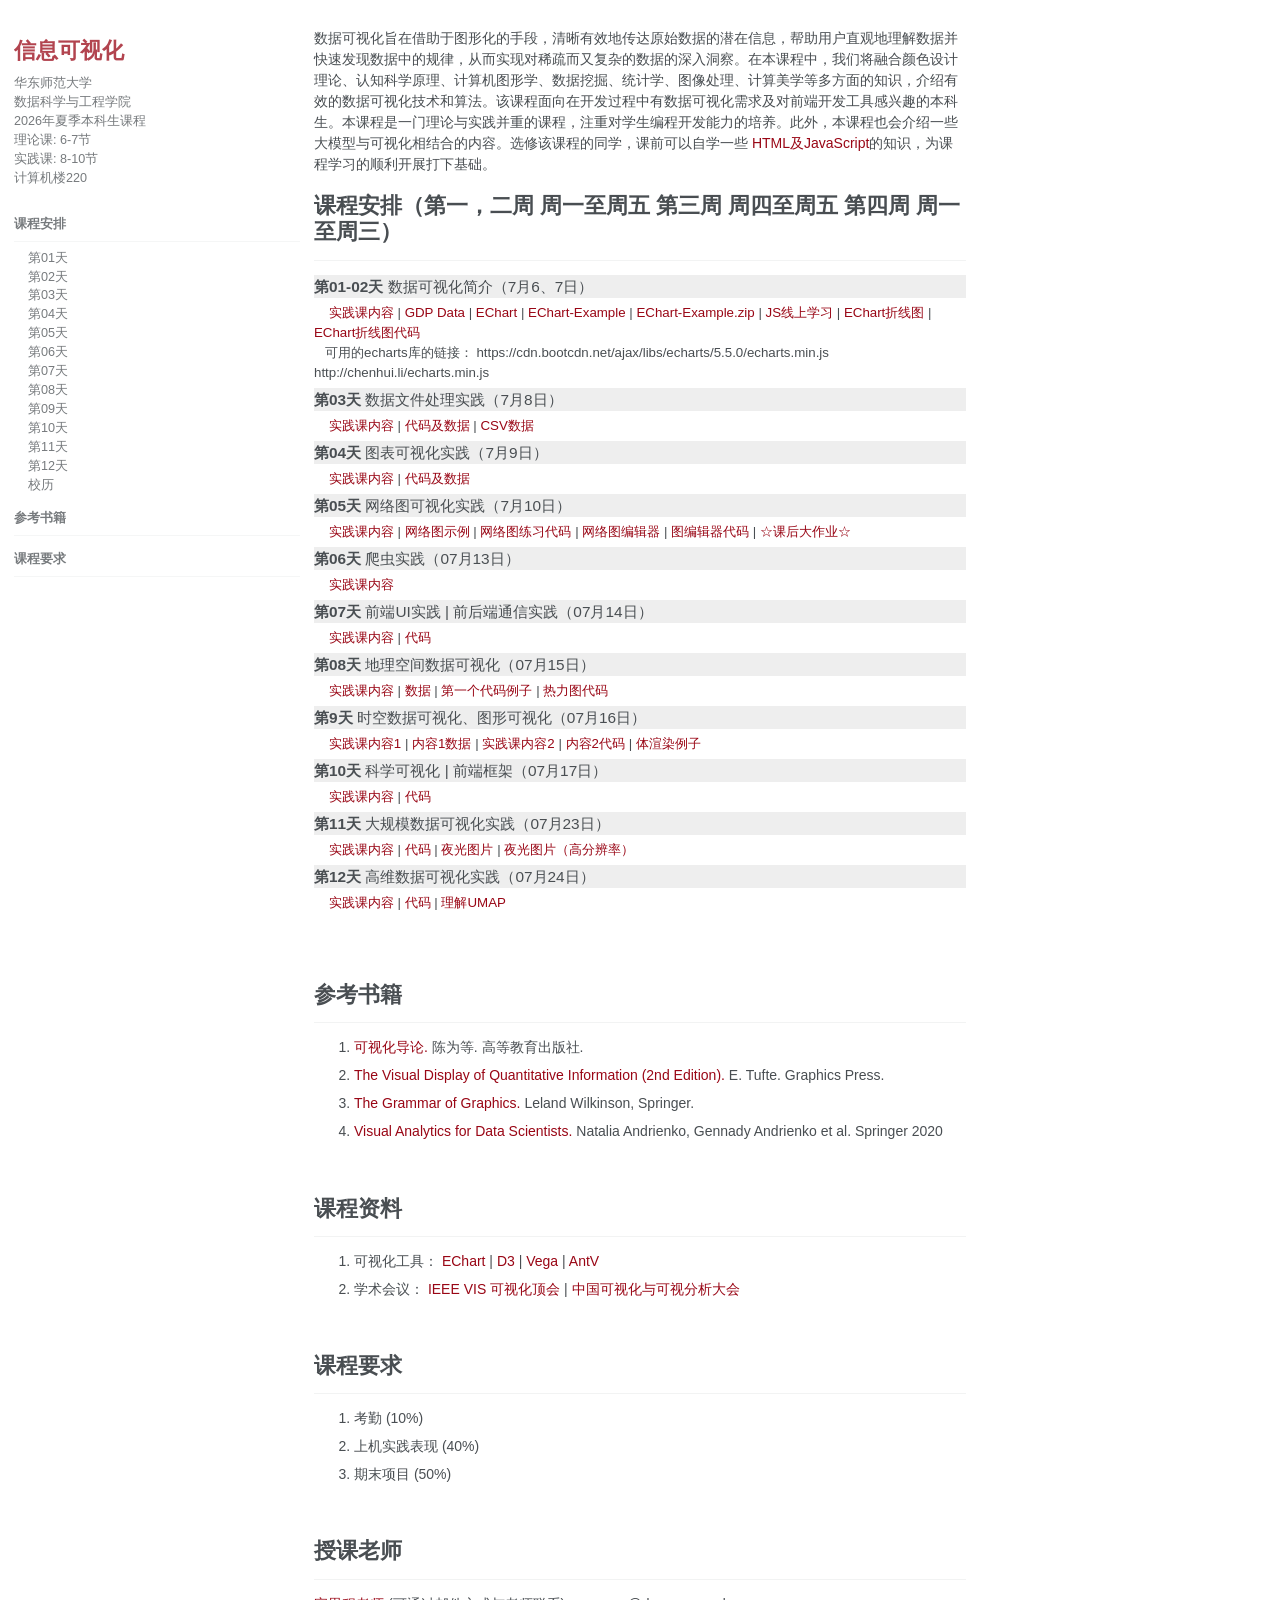
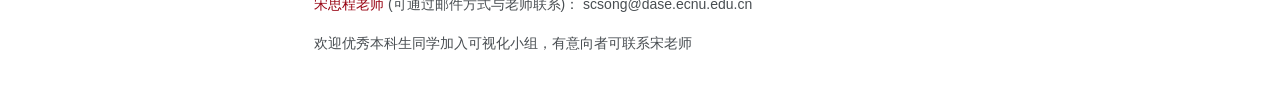
<file: index.html>
<!doctype html>
<!--
  Minimal Mistakes Jekyll Theme 4.5.1 by Michael Rose
  Copyright 2017 Michael Rose - mademistakes.com | @mmistakes
  Free for personal and commercial use under the MIT license
  https://github.com/mmistakes/minimal-mistakes/blob/master/LICENSE.txt
-->
<html lang="en" class="no-js">
  <head>
    <meta charset="utf-8">

<!-- begin SEO -->

<title>信息可视化 (本科 夏季 2026)</title>


<meta name="description" content="Course Website.">
<meta name="author" content="数据可视化">
<meta property="og:locale" content="en">
<meta property="og:site_name" content="数据可视化 (2026春季本科生课程)">
<meta property="og:title" content="数据可视化 (2026春季本科生课程)">

<meta name="HandheldFriendly" content="True">
<meta name="MobileOptimized" content="320">
<meta name="viewport" content="width=device-width, initial-scale=1.0">

<script>
  document.documentElement.className = document.documentElement.className.replace(/\bno-js\b/g, '') + ' js ';
</script>

<!-- For all browsers -->
<link rel="stylesheet" href="css/main.css">
  </head>
  <body class="layout--single">
<div id="main" role="main">
  <div class="sidebar sticky">

<div itemscope itemtype="http://schema.org/Person">
  <div class="author__content">
    <h3 class="author__name" itemprop="name"><a href="index.html" style="text-decoration: none;">信息可视化</a></h3> 
      <p class="author__bio" itemprop="description">
        华东师范大学
        <br>数据科学与工程学院
        <br>2026年夏季本科生课程 <br>理论课: 6-7节<br> 实践课: 8-10节<br> 计算机楼220
      </p>
  </div>
  <div class="author__urls-wrapper">
    <button class="btn btn--inverse">Follow</button>
    <ul class="author__urls social-icons">
    </ul>
  </div>
</div>

<nav class="nav__list">
  <input id="ac-toc" name="accordion-toc" type="checkbox" />
  <label for="ac-toc">Toggle Menu</label>
  <ul class="nav__items">
    
      <li>
          <a href="#schedule"><span class="nav__sub-title">课程安排</span></a>
        <ul>
            <li><a href="#week1" class="">&nbsp; &nbsp; 第01天</a></li>
            <li><a href="#week2" class="">&nbsp; &nbsp; 第02天</a></li>
            <li><a href="#week3" class="">&nbsp; &nbsp; 第03天</a></li>
            <li><a href="#week4" class="">&nbsp; &nbsp; 第04天</a></li>
            <li><a href="#week5" class="">&nbsp; &nbsp; 第05天</a></li>
            <li><a href="#week6" class="">&nbsp; &nbsp; 第06天</a></li>
            <li><a href="#week7" class="">&nbsp; &nbsp; 第07天</a></li>
            <li><a href="#week8" class="">&nbsp; &nbsp; 第08天</a></li>
            <li><a href="#week9" class="">&nbsp; &nbsp; 第09天</a></li>
            <li><a href="#week10" class="">&nbsp; &nbsp; 第10天</a></li>
            <li><a href="#week11" class="">&nbsp; &nbsp; 第11天</a></li>
            <li><a href="#week12" class="">&nbsp; &nbsp; 第12天</a></li>
            <!-- <li><a href="#week13" class="">&nbsp; &nbsp; 第13天</a></li>
            <li><a href="#week14" class="">&nbsp; &nbsp; 第14天</a></li>
            <li><a href="#week15" class="">&nbsp; &nbsp; 第15天</a></li> -->
            <li><a href="2026-ECNU-Calendar-DataVis.jpg" class="">&nbsp; &nbsp; 校历</a></li>
        </ul>
        
      </li>
    
      <li>
          <a href="#textbooks"><span class="nav__sub-title">参考书籍</span></a>
      </li>
    
      <li>
          <a href="#assignmentsRequirements"><span class="nav__sub-title">课程要求</span></a>
      </li>
      
  </ul>
</nav>
  
  </div>

  <article class="page" itemscope itemtype="http://schema.org/CreativeWork">
    <div class="page__inner-wrap">
        <header>
        </header>
      <section class="page__content" itemprop="text">
<p>
数据可视化旨在借助于图形化的手段，清晰有效地传达原始数据的潜在信息，帮助用户直观地理解数据并快速发现数据中的规律，从而实现对稀疏而又复杂的数据的深入洞察。在本课程中，我们将融合颜色设计理论、认知科学原理、计算机图形学、数据挖掘、统计学、图像处理、计算美学等多方面的知识，介绍有效的数据可视化技术和算法。该课程面向在开发过程中有数据可视化需求及对前端开发工具感兴趣的本科生。本课程是一门理论与实践并重的课程，注重对学生编程开发能力的培养。此外，本课程也会介绍一些大模型与可视化相结合的内容。选修该课程的同学，课前可以自学一些
<a href="https://www.w3schools.com/js">HTML及JavaScript</a>的知识，为课程学习的顺利开展打下基础。
</p>

<h1 id="-schedule"><a id="schedule"></a>课程安排（第一，二周 周一至周五 第三周 周四至周五 第四周 周一至周三）</h1>
<hr />

<div id="week1" style="background-color: #eeeeee; font-size: 1.1em">
<b>第01-02天</b>&nbsp;数据可视化简介（7月6、7日）
</div>

<div style="font-size: 1.1em">
<b> </b>
</div>
<div style="font-size: 0.95em; margin-bottom: 5px">
</div>

<div style="font-size: 0.95em; margin-bottom: 5px">
&nbsp; &nbsp;
<a href="datavis2026/DataVis_Practice_01.pdf">实践课内容</a> | 
<a href="datavis2026/01-GDP2022.xlsx">GDP Data</a> | <a href="https://echarts.apache.org/examples/en/index.html">EChart</a> | <a href="datavis2026/01-EChart-Example/">EChart-Example</a> | <a href="datavis2026/01-EChart-Example.zip">EChart-Example.zip</a> | <a href="https://www.w3school.com.cn/js/js_examples.asp
">JS线上学习</a> | <a href="datavis2026/01-bar-simple.html">EChart折线图</a> | <a href="datavis2026/01-bar-simple.zip">EChart折线图代码</a>
<br>
&nbsp; &nbsp;可用的echarts库的链接：
https://cdn.bootcdn.net/ajax/libs/echarts/5.5.0/echarts.min.js
http://chenhui.li/echarts.min.js
</div>

<div id="week3" style="background-color: #eeeeee; font-size: 1.1em">
<b>第03天</b>&nbsp;数据文件处理实践（7月8日）
</div>

<div style="font-size: 1.1em">
<b> </b>
</div>
<div style="font-size: 0.95em; margin-bottom: 5px">
</div>

<div style="font-size: 0.95em; margin-bottom: 5px">
&nbsp; &nbsp;
<a href="datavis2026/02-DataVis-Practice.pdf">实践课内容</a> | 
<a href="datavis2026/02-DataVis-CodeData.zip">代码及数据</a> | 
<a href="datavis2026/02-2024-Undergraduate-Plan.csv">CSV数据</a>
</div>

<div id="week4" style="background-color: #eeeeee; font-size: 1.1em">
<b>第04天</b>&nbsp;图表可视化实践（7月9日）
</div>

<div style="font-size: 1.1em">
<b> </b>
</div>
<div style="font-size: 0.95em; margin-bottom: 5px">
</div>

<div style="font-size: 0.95em; margin-bottom: 5px">
&nbsp; &nbsp;
<a href="datavis2026/03-DataVis-Practice.pdf">实践课内容</a> | 
<a href="datavis2026/03-DataVis-CodeData.zip">代码及数据</a>
</div>

<div id="week5" style="background-color: #eeeeee; font-size: 1.1em">
<b>第05天</b>&nbsp;网络图可视化实践（7月10日）
</div>

<div style="font-size: 1.1em">
<b> </b>
</div>
<div style="font-size: 0.95em; margin-bottom: 5px">
</div>

<div style="font-size: 0.95em; margin-bottom: 5px">
&nbsp; &nbsp;
<a href="datavis2026/04-DataVis-Practice.pdf">实践课内容</a> | 
<a href="datavis2026/04-Network/">网络图示例</a> | 
<a href="datavis2026/04-Network.zip">网络图练习代码</a> | 
<a href="datavis2026/04-GraphCreator/">网络图编辑器</a> | 
<a href="datavis2026/04-GraphCreator.zip">图编辑器代码</a> |
<a href="datavis2026/HW01.pdf">☆课后大作业☆</a>
</div>




<div id="week6" style="background-color: #eeeeee; font-size: 1.1em">
<b>第06天</b>&nbsp;爬虫实践（07月13日）
</div>

<div style="font-size: 1.1em">
<b> </b>
</div>
<div style="font-size: 0.95em; margin-bottom: 5px">
</div>

<div style="font-size: 0.95em; margin-bottom: 5px">
&nbsp; &nbsp;
<a href="datavis2026/05-DataVis-Practice.pdf">实践课内容</a> 

</div>





<div id="week7" style="background-color: #eeeeee; font-size: 1.1em">
<b>第07天</b>&nbsp;前端UI实践 | 前后端通信实践（07月14日）
</div>

<div style="font-size: 1.1em">
<b> </b>
</div>
<div style="font-size: 0.95em; margin-bottom: 5px">
</div>

<div style="font-size: 0.95em; margin-bottom: 5px">
&nbsp; &nbsp;
<a href="datavis2026/06-DataVis-Practice.pdf">实践课内容</a> |
<a href="datavis2026/06-Codes.zip">代码</a> 

</div>

<div id="week8" style="background-color: #eeeeee; font-size: 1.1em">
<b>第08天</b>&nbsp;地理空间数据可视化（07月15日）
</div>

<div style="font-size: 1.1em">
<b> </b>
</div>
<div style="font-size: 0.95em; margin-bottom: 5px">
</div>

<div style="font-size: 0.95em; margin-bottom: 5px">
&nbsp; &nbsp;
<a href="datavis2026/07-DataVis-Practice.pdf">实践课内容</a> |
<a href="datavis2026/07-Data.zip">数据</a> |
<a href="datavis2026/07-1-1.zip">第一个代码例子</a> |
<a href="datavis2026/07-Heatmap-Example.zip">热力图代码</a> 
</div>

<div id="week9" style="background-color: #eeeeee; font-size: 1.1em">
<b>第9天</b>&nbsp;时空数据可视化、图形可视化（07月16日）
</div>

<div style="font-size: 1.1em">
<b> </b>
</div>
<div style="font-size: 0.95em; margin-bottom: 5px">
</div>

<div style="font-size: 0.95em; margin-bottom: 5px">
&nbsp; &nbsp;
<a href="datavis2026/08-DataVis-Practice.pdf">实践课内容1</a> |
<a href="datavis2026/08-ecnu-plant.zip">内容1数据</a> |
<a href="datavis2026/10-DataVis-Practice.pdf">实践课内容2</a> |
<a href="datavis2026/10-Codes.zip">内容2代码</a> |
<a href="datavis2026/10-VolumeRayCasting/webgl2/">体渲染例子</a>
</div>


<div id="week10" style="background-color: #eeeeee; font-size: 1.1em">
<b>第10天</b>&nbsp;科学可视化 | 前端框架（07月17日）
</div>

<div style="font-size: 1.1em">
<b> </b>
</div>
<div style="font-size: 0.95em; margin-bottom: 5px">
</div>

<div style="font-size: 0.95em; margin-bottom: 5px">
&nbsp; &nbsp;
<a href="datavis2026/11-DataVis-Practice.pdf">实践课内容</a> |
<a href="datavis2026/11-React-Codes.zip">代码</a>
</div>




<div id="week12" style="background-color: #eeeeee; font-size: 1.1em">
<b>第11天</b>&nbsp;大规模数据可视化实践（07月23日）
</div>

<div style="font-size: 1.1em">
<b> </b>
</div>
<div style="font-size: 0.95em; margin-bottom: 5px">
</div>

<div style="font-size: 0.95em; margin-bottom: 5px">
&nbsp; &nbsp;
<a href="datavis2026/12-DataVis-Practice.pdf">实践课内容</a> |
<a href="datavis2026/12-GPU-Points.zip">代码</a> |
<a href="datavis2026/12-WorldLight.zip">夜光图片</a> |
<a href="https://osf.io/zbh5r/files/ka4ed">夜光图片（高分辨率）</a>
</div>

<div id="week13" style="background-color: #eeeeee; font-size: 1.1em">
<b>第12天</b>&nbsp;高维数据可视化实践（07月24日）
</div>

<div style="font-size: 1.1em">
<b> </b>
</div>
<div style="font-size: 0.95em; margin-bottom: 5px">
</div>

<div style="font-size: 0.95em; margin-bottom: 5px">
&nbsp; &nbsp;
<a href="datavis2026/13-DataVis-Practice.pdf">实践课内容</a> |
<a href="datavis2026/13-Code.zip">代码</a> |
<a href="https://pair-code.github.io/understanding-umap/">理解UMAP</a>
</div>


<!-- 
<div id="week14" style="background-color: #eeeeee; font-size: 1.1em">
<b>第12天</b>&nbsp;基于AI的可视化图表设计实践（07月24日）
</div>

<div style="font-size: 1.1em">
<b> </b>
</div>
<div style="font-size: 0.95em; margin-bottom: 5px">
</div>

<div style="font-size: 0.95em; margin-bottom: 5px">
&nbsp; &nbsp;
<a href="datavis2026/14-DataVis-Practice.pdf">实践课内容</a>
</div>

<div id="week15" style="background-color: #eeeeee; font-size: 1.1em">
<b>第13天</b>&nbsp;AI与可视化 | 可视化智能体框架实践 | 随堂小测（07月27日）
</div>

<div style="font-size: 1.1em">
<b> </b>
</div>
<div style="font-size: 0.95em; margin-bottom: 5px">
</div>

<div style="font-size: 0.95em; margin-bottom: 5px">
&nbsp; &nbsp;
<a href="datavis2026/15-DataVis-Practice.pdf">实践课内容</a> |
<a href="datavis2026/15-DataVis-Code-v2.zip">代码v2</a> |
<a href="datavis2026/15-DataVis-Code-v3.zip">代码v3</a> |
<a href="datavis2026/15-DataVis-CloseAI-Key.zip">CloseAI Key</a> |
<a href="https://visualgo.net/en">常见算法可视化 1</a> | <a href="https://bost.ocks.org/mike/algorithms/">常见算法可视化 2</a> | <a href="https://playground.tensorflow.org/">神经网络可视化</a> | <a href="https://poloclub.github.io/cnn-explainer">CNN可视化示例1</a> | <a href="https://convnetplayground.fastforwardlabs.com/#/models
">CNN可视化示例2</a> | <a href="https://poloclub.github.io/ganlab/">GAN Visualization</a>

</div>

<div style="font-size: 1.1em">
<b> </b>
</div>
<div style="font-size: 0.95em; margin-bottom: 5px">
</div>

<div style="font-size: 0.95em; margin-bottom: 5px">
&nbsp; &nbsp;

</div>

<div id="week17" style="background-color: #eeeeee; font-size: 1.1em">
<b>第14天-15天</b>&nbsp;期末项目汇报（07月28日-07月29日）
</div> -->

<div style="font-size: 1.1em">
<b> </b>
</div>
<div style="font-size: 0.95em; margin-bottom: 5px">
</div>

<div style="font-size: 0.95em; margin-bottom: 5px">
&nbsp; &nbsp;

</div>

<p><br /></p>

<h1 id="-textbooks"><a id="textbooks"></a> 参考书籍</h1>
<hr />


<ol>
  <li><a href="https://item.jd.com/69587102873.html">可视化导论.</a> 陈为等. 高等教育出版社.</li>
  <li><a href="https://www.amazon.com/gp/product/0863547125">The Visual Display of Quantitative Information (2nd Edition).</a> E. Tufte. Graphics Press.</li>
  <li><a href="https://www.springer.com/gp/book/9780387245447">The Grammar of Graphics.</a> Leland Wilkinson, Springer.</li>
  <li> <a href="https://link.springer.com/chapter/10.1007/978-3-030-56146-8_8">Visual Analytics for Data Scientists.</a> Natalia Andrienko, Gennady Andrienko et al. Springer 2020</li>
</ol>



<p><br /></p>


<h1 id="-teaching-staff"><a id="teachingStaff"></a>课程资料</h1>
<hr />

<ol>
<li>可视化工具：
  <a href="https://echarts.apache.org/zh/index.html">EChart</a> | 
  <a href="https://d3js.org/">D3</a> | 
  <a href="https://vega.github.io/vega/">Vega</a> | 
  <a href="https://g2.antv.antgroup.com/examples">AntV</a>
</li>

<li>学术会议：
  <a href="http://ieeevis.org">IEEE VIS 可视化顶会</a> |
  <a href="http://chinavis.org">中国可视化与可视分析大会</a>
</li>
</ol>


<p><br /></p>



<h1 id="-assignments-and-requirements"><a id="assignmentsRequirements"></a>课程要求</h1>
<hr />

<ol>
<li>考勤 (10%) </li>
<li>上机实践表现 (40%) </li>
<li>期末项目 (50%) </li>
</ol>

<p><br /></p>

<h1 id="-teaching-staff"><a id="teachingStaff"></a>授课老师</h1>
<hr />


<p><a href="https://byshawn.github.io/">宋思程老师</a>&nbsp;(可通过邮件方式与老师联系)： scsong@dase.ecnu.edu.cn</p>
<p>欢迎优秀本科生同学加入可视化小组，有意向者可联系宋老师</p>

      </section>

      <footer class="page__meta">
        
        


        
      </footer>

      

      
    </div>

    
  </article>
  <div style="display:inline-block;width:1px;">
                                <script type="text/javascript" src="js/revolvermaps.js" async="async"></script>
  </div>
  
  
</div>


    <script src="js/main.min.js"></script>





  </body>
</html>
</file>
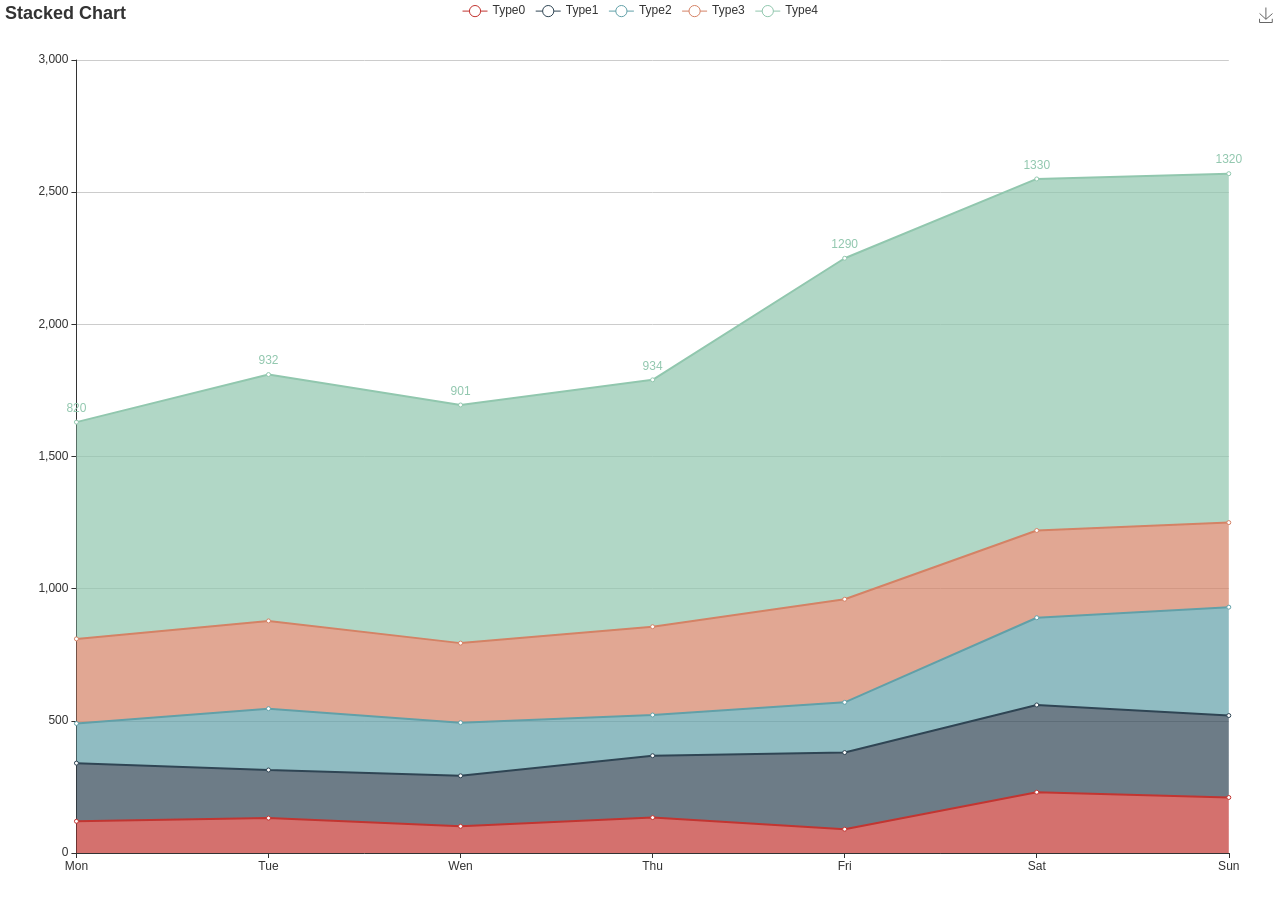
<file: datavis2026/01-EChart-Example/index.html>
<!DOCTYPE html> 
<html style='height: 100%'>    
<head>        
    <meta charset='utf-8'>    
</head>    
<body style='height: 100%; margin: 0'>        
    <div id='container' style='height: 100%'></div>        
    <script type='text/javascript' src='echarts.min.js'></script>        
    <script type='text/javascript' src='echarts-gl.min.js'></script>        
    <script type='text/javascript' src='ecStat.min.js'></script>        
    <script type='text/javascript' src='dataTool.min.js'></script> 
    <script type="text/javascript">
var dom = document.getElementById("container");
var myChart = echarts.init(dom);
var app = {};
option = null;
option = {
    title: {
        text: 'Stacked Chart'
    },
    tooltip: {
        trigger: 'axis',
        axisPointer: {
            type: 'cross',
            label: {
                backgroundColor: '#6a7985'
            }
        }
    },
    legend: {
        data: ['Type0', 'Type1', 'Type2', 'Type3', 'Type4']
    },
    toolbox: {
        feature: {
            saveAsImage: {}
        }
    },
    grid: {
        left: '3%',
        right: '4%',
        bottom: '3%',
        containLabel: true
    },
    xAxis: [
        {
            type: 'category',
            boundaryGap: false,
            data: ['Mon', 'Tue', 'Wen', 'Thu', 'Fri', 'Sat', 'Sun']
        }
    ],
    yAxis: [
        {
            type: 'value'
        }
    ],
    series: [
        {
            name: 'Type0',
            type: 'line',
            stack: 'Total',
            areaStyle: {},
            data: [120, 132, 101, 134, 90, 230, 210]
        },
        {
            name: 'Type1',
            type: 'line',
            stack: 'Total',
            areaStyle: {},
            data: [220, 182, 191, 234, 290, 330, 310]
        },
        {
            name: 'Type2',
            type: 'line',
            stack: 'Total',
            areaStyle: {},
            data: [150, 232, 201, 154, 190, 330, 410]
        },
        {
            name: 'Type3',
            type: 'line',
            stack: 'Total',
            areaStyle: {},
            data: [320, 332, 301, 334, 390, 330, 320]
        },
        {
            name: 'Type4',
            type: 'line',
            stack: 'Total',
            label: {
                normal: {
                    show: true,
                    position: 'top'
                }
            },
            areaStyle: {},
            data: [820, 932, 901, 934, 1290, 1330, 1320]
        }
    ]
};
;
if (option && typeof option === "object") {
    myChart.setOption(option, true);
}
       </script>
   </body>
</html>
</file>
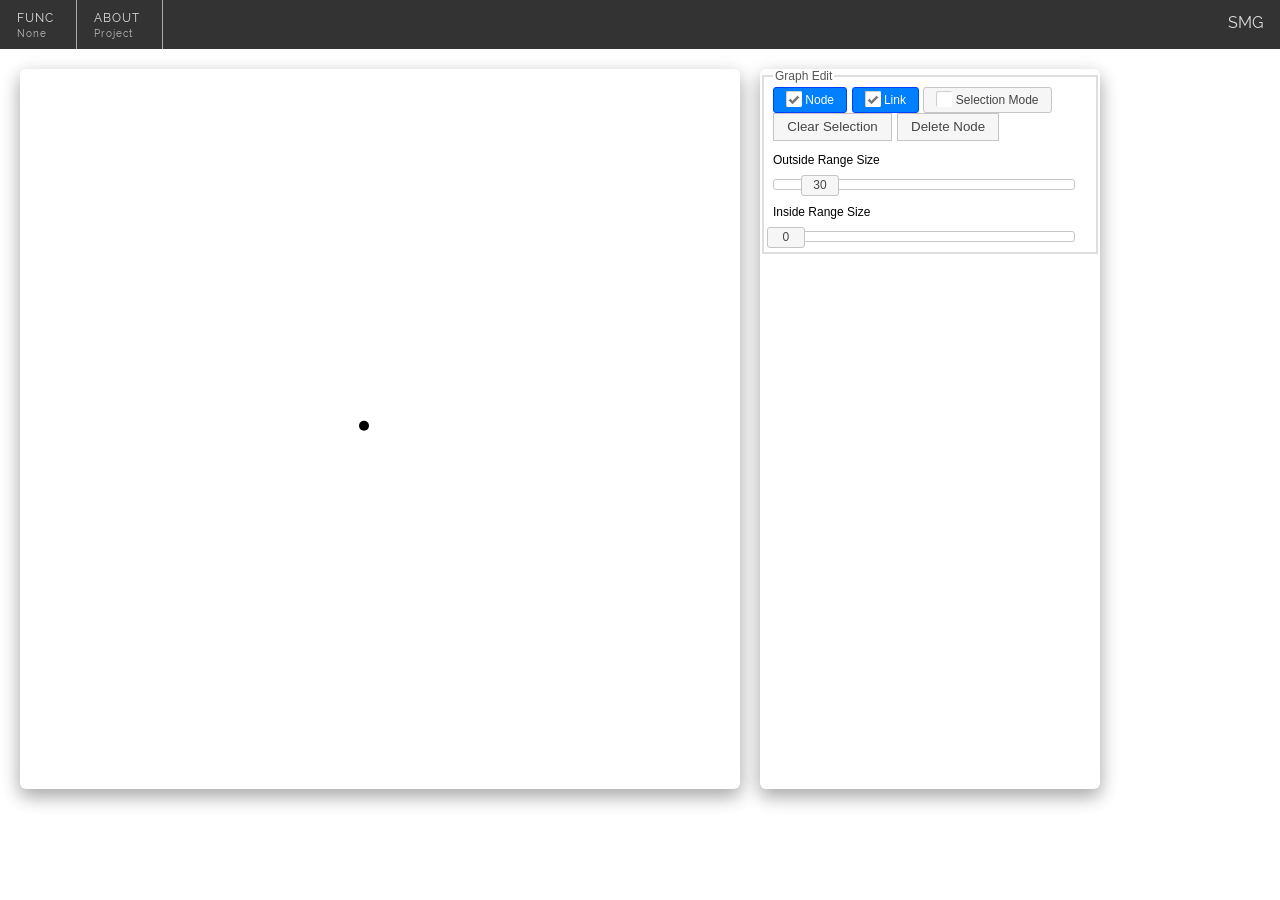
<file: datavis2026/04-GraphCreator/index.html>
<!DOCTYPE html>
<html lang="en">
<head>
    <title>Graph Creator</title>
    <meta name="viewport" content="width=device-width, initial-scale=1" />

    <link rel="stylesheet" href="css/style.css" />
    <link rel="stylesheet" href="extend/cssmenu/cssmenu.css" />
    <link href="extend/jquery/jquery-ui.css" rel="stylesheet" media="screen">
    <link href="extend/jquery/jquery-style.css" rel="stylesheet" media="screen">

    <script src="extend/jquery/jquery-1.12.1.js"></script>
    <script src="extend/jquery/jquery-ui.js"></script>
    <script src="extend/common/FileSaver.js"></script>

    <script src="lib/GCommonFuncUtility.js"></script>
    <script src="lib/CommonFuncUtility.js"></script>
    <script src="lib/CommonDefine.js"></script>
    <script src="lib/MsgManager.js"></script>
    <script src="lib/MenuEvent.js"></script>
    <script src="lib/GraphGeneratorManager.js"></script>
    <script src="lib/UIFunc.js"></script>

    <script src="extend/d3/d3.min.js"></script>
    <script src="extend/cssmenu/cssmenu.js"></script>
    <script src="extend/common/spin.js"></script>
    <script src="extend/community/jLouvain.js"></script>
</head>
<body>

<div id='cssmenu'></div>
<div id="container"></div>

<script>

    var msgMgr = new MsgManager();
    var graphGentorMgr = new GraphGeneratorManager();
    
    //0. Layout
    $( "#container" ).load( "layout/main.html", function(){
        $( "#cssmenu" ).load( "layout/menu.html", function(){
            init();
            running();
        } );
    } );

    //1. Init
    function init(){

        // Init Menu
        $("#cssmenu").menumaker({
            title: "SMG",
            format: "multitoggle"
        });

        UIFunc();

        // Init Other
        msgMgr.init();

        //
        graphGentorMgr.init("main_container");
    }

    //2. Update
    function running()
    {
        requestAnimationFrame( running );
        msgMgr.run();
    }

</script>
    
</body>
</html>
</file>
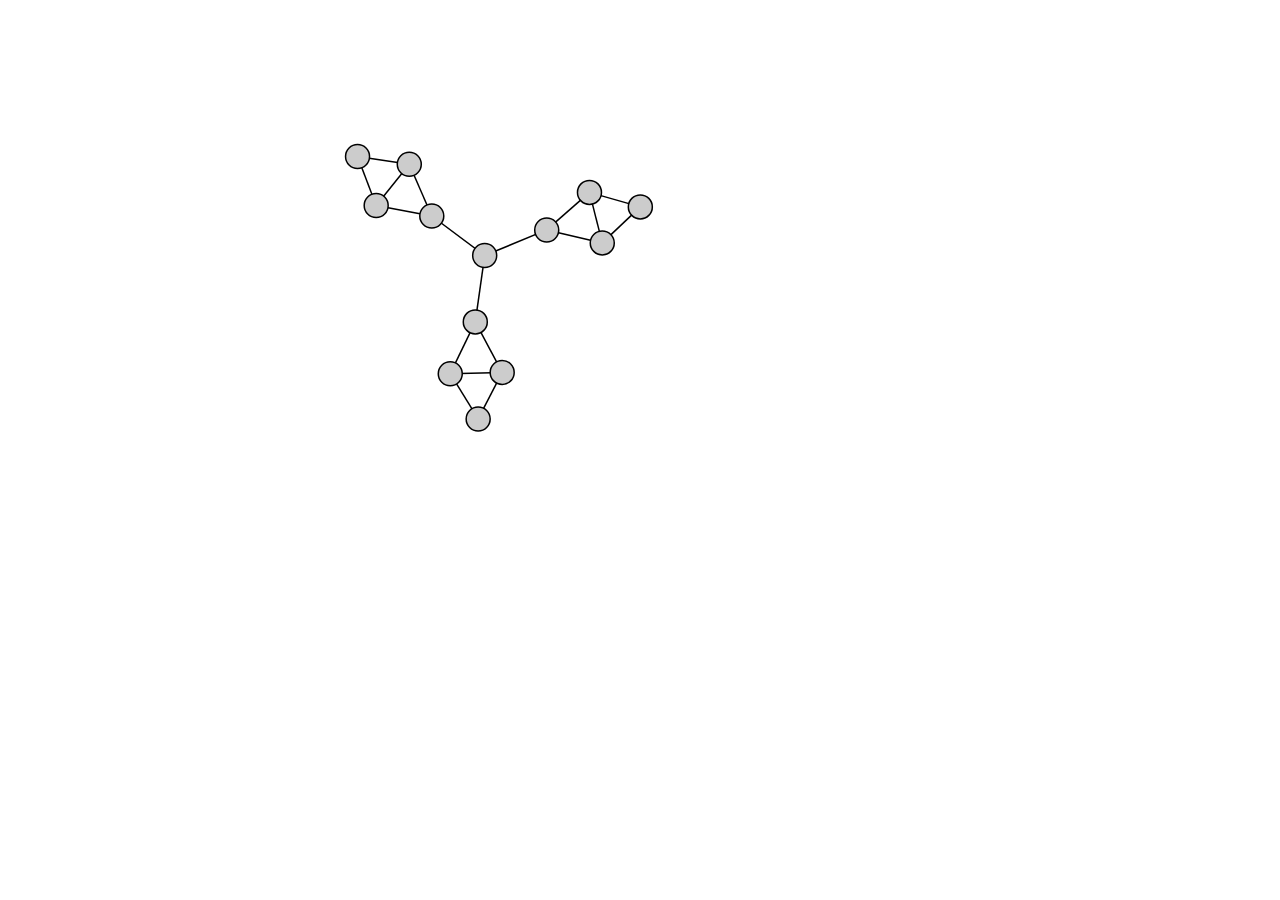
<file: datavis2026/04-Network/index.html>
<!DOCTYPE html>
<meta charset="utf-8">
<style>

.link {
  stroke: #000;
  stroke-width: 1.5px;
}

.node {
  cursor: move;
  fill: #ccc;
  stroke: #000;
  stroke-width: 1.5px;
}

.node.fixed {
  fill: #f00;
}

</style>
<body>
<script src="d3.v3.min.js" charset="utf-8"></script> 
<script>

var width = 960,
    height = 500;

var force = d3.layout.force()
    .size([width, height])
    .charge(-400)
    .linkDistance(40)
    .on("tick", tick);

var drag = force.drag()
    .on("dragstart", dragstart);

var svg = d3.select("body").append("svg")
    .attr("width", width)
    .attr("height", height);

var link = svg.selectAll(".link"),
    node = svg.selectAll(".node");

d3.json("graph01.json", function(error, graph) {
  if (error) throw error;

  graph.nodes.forEach(function (node) {
    // node.symbolSize = 55;
    node.index = node.id;
  });

  force
      .nodes(graph.nodes)
      .links(graph.links)
      .start();

  link = link.data(graph.links)
    .enter().append("line")
      .attr("class", "link");

  node = node.data(graph.nodes)
    .enter().append("circle")
      .attr("class", "node")
      .attr("r", 12)
      .on("dblclick", dblclick)
      .call(drag);
});

function tick() {
  link.attr("x1", function(d) { return d.source.x; })
      .attr("y1", function(d) { return d.source.y; })
      .attr("x2", function(d) { return d.target.x; })
      .attr("y2", function(d) { return d.target.y; });

  node.attr("cx", function(d) { return d.x; })
      .attr("cy", function(d) { return d.y; });
}

function dblclick(d) {
  d3.select(this).classed("fixed", d.fixed = false);
}

function dragstart(d) {
  d3.select(this).classed("fixed", d.fixed = true);
}

</script>
</file>
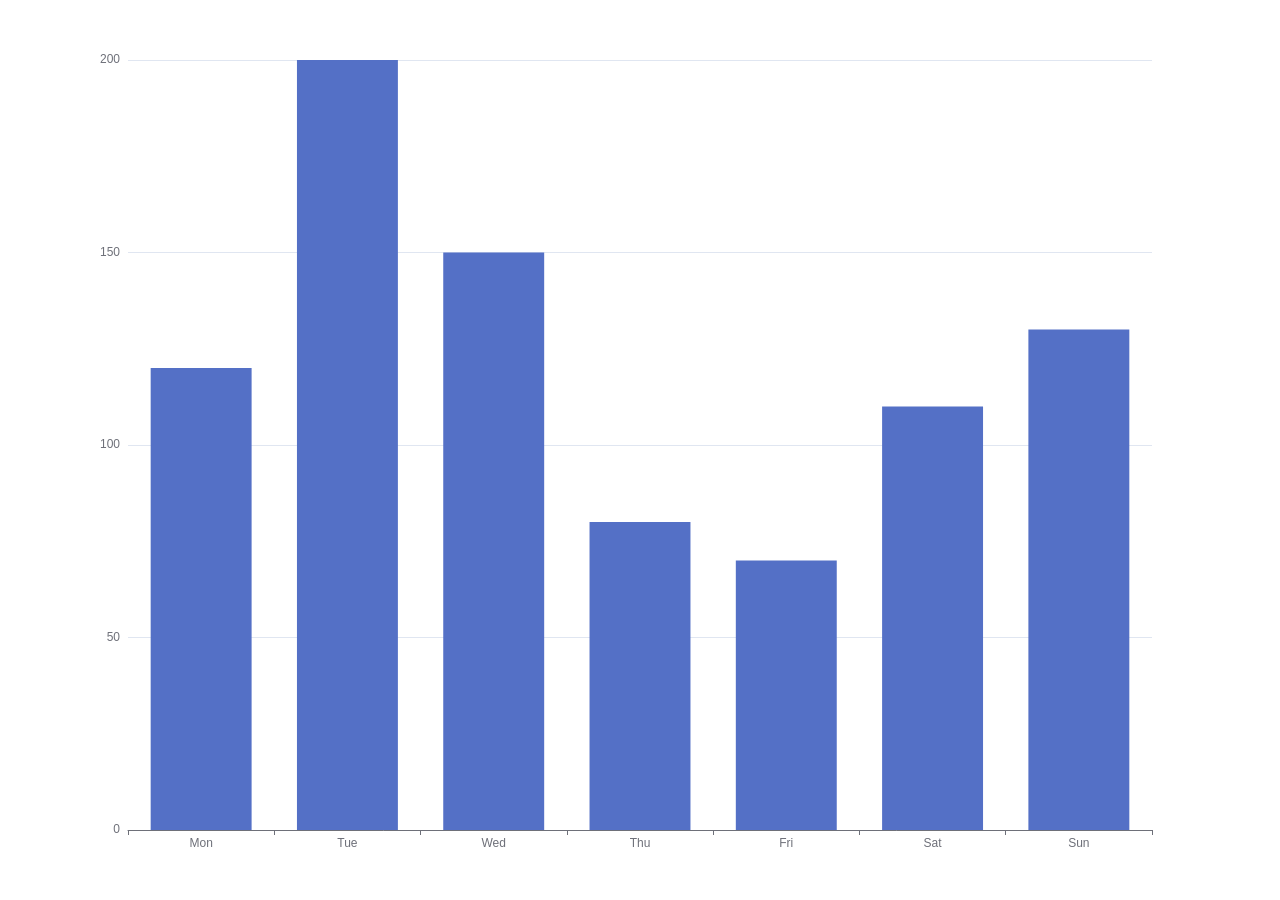
<file: datavis2026/01-bar-simple.html>
<!--
	此示例下载自 https://echarts.apache.org/examples/zh/editor.html?c=bar-simple
-->
<!DOCTYPE html>
<html lang="en" style="height: 100%">
<head>
  <meta charset="utf-8">
</head>
<body style="height: 100%; margin: 0">
  <div id="container" style="height: 100%"></div>

  
  <script type="text/javascript" src="echarts.min.js"></script>
  
  <!-- Uncomment this line if you want to dataTool extension
  <script type="text/javascript" src="https://fastly.jsdelivr.net/npm/echarts@5/dist/extension/dataTool.min.js"></script>
  -->
  <!-- Uncomment this line if you want to use gl extension
  <script type="text/javascript" src="https://echarts.apache.org/zh/js/vendors/echarts-gl/dist/echarts-gl.min.js"></script>
  -->
  <!-- Uncomment this line if you want to echarts-stat extension
  <script type="text/javascript" src="https://echarts.apache.org/zh/js/vendors/echarts-stat/dist/ecStat.min.js"></script>
  -->
  <!-- Uncomment this line if you want to echarts-graph-modularity extension
  <script type="text/javascript" src="https://echarts.apache.org/zh/js/vendors/echarts-graph-modularity/dist/echarts-graph-modularity.min.js"></script>
  -->
  <!-- Uncomment this line if you want to use map
  <script type="text/javascript" src="https://fastly.jsdelivr.net/npm/echarts@4.9.0/map/js/world.js"></script>
  -->
  <!-- Uncomment these two lines if you want to use bmap extension
  <script type="text/javascript" src="https://api.map.baidu.com/api?v=3.0&ak=YOUR_API_KEY"></script>
  <script type="text/javascript" src="https://fastly.jsdelivr.net/npm/echarts@5/dist/extension/bmap.min.js"></script>
  -->

  <script type="text/javascript">
    var dom = document.getElementById('container');
    var myChart = echarts.init(dom, null, {
      renderer: 'canvas',
      useDirtyRect: false
    });
    var app = {};
    
    var option;

    option = {
  xAxis: {
    type: 'category',
    data: ['Mon', 'Tue', 'Wed', 'Thu', 'Fri', 'Sat', 'Sun']
  },
  yAxis: {
    type: 'value'
  },
  series: [
    {
      data: [120, 200, 150, 80, 70, 110, 130],
      type: 'bar'
    }
  ]
};

    if (option && typeof option === 'object') {
      myChart.setOption(option);
    }

    window.addEventListener('resize', myChart.resize);
  </script>
</body>
</html>
</file>
<file: datavis2026/04-GraphCreator/css/style.css>
body {
	margin:0;
	padding:0;
	font-family:  'Montserrat';
	line-height: 1.5em;
	font: 12px Helvetica;
}

.z-depth-2 {
    box-shadow: 0 8px 17px 0 rgba(0, 0, 0, 0.2), 0 6px 20px 0 rgba(0, 0, 0, 0.19); }

#main_container{
    margin:0px auto;
    width:720px;
    height:720px;
    margin-top:20px;
    margin-left:20px;
    float:left;
    border-radius:6px;
}

#option_container{
    margin:0px auto;
    width:340px;
    height:720px;
    margin-top:20px;
    margin-left:20px;
    float:left;
    border-radius:6px;
}

rect {
  fill: none;
  /*stroke: brown;*/
  pointer-events: all;
}

.node {
  fill: #000;
}

.cursor {
  fill: none;
  stroke: red;
  pointer-events: none;
}

.link {
  stroke: #999;
  stroke-width: 2.0;
}

.linksmall {
  stroke: #999;
}

.field_set{
  border-color: #dedede;
  border-style: solid;
}

.legend_text{
  font: 12px Helvetica;
  color: #555555;
}

#range-cir-slider {
    float: left;
    clear: left;
    width: 300px;
}

#range-cir-in-slider {
    float: left;
    clear: left;
    width: 300px;
}

#subgraph-slider {
    float: left;
    clear: left;
    width: 300px;
}

#range-cir-handle {
    width: 3em;
    height: 1.6em;
    top: 50%;
    margin-top: -.8em;
    text-align: center;
    line-height: 1.6em;
}

#range-cir-in-handle {
    width: 3em;
    height: 1.6em;
    top: 50%;
    margin-top: -.8em;
    text-align: center;
    line-height: 1.6em;
}

#subgraph-handle {
    width: 3em;
    height: 1.6em;
    top: 50%;
    margin-top: -.8em;
    text-align: center;
    line-height: 1.6em;
}
</file>
<file: datavis2026/04-GraphCreator/extend/cssmenu/cssmenu.css>
/* latin-ext */
@font-face {
  font-family: 'Raleway';
  font-style: normal;
  font-weight: 400;
  src: local('Raleway'), local('Raleway-Regular'), url(fonts/1Ptug8zYS_SKggPNyCMIT5lu.woff2) format('woff2');
  unicode-range: U+0100-024F, U+0259, U+1E00-1EFF, U+2020, U+20A0-20AB, U+20AD-20CF, U+2113, U+2C60-2C7F, U+A720-A7FF;
}
/* latin */
@font-face {
  font-family: 'Raleway';
  font-style: normal;
  font-weight: 400;
  src: local('Raleway'), local('Raleway-Regular'), url(fonts/1Ptug8zYS_SKggPNyC0ITw.woff2) format('woff2');
  unicode-range: U+0000-00FF, U+0131, U+0152-0153, U+02BB-02BC, U+02C6, U+02DA, U+02DC, U+2000-206F, U+2074, U+20AC, U+2122, U+2191, U+2193, U+2212, U+2215, U+FEFF, U+FFFD;
}
/* latin-ext */
@font-face {
  font-family: 'Raleway';
  font-style: normal;
  font-weight: 700;
  src: local('Raleway Bold'), local('Raleway-Bold'), url(fonts/1Ptrg8zYS_SKggPNwJYtWqhPAMif.woff2) format('woff2');
  unicode-range: U+0100-024F, U+0259, U+1E00-1EFF, U+2020, U+20A0-20AB, U+20AD-20CF, U+2113, U+2C60-2C7F, U+A720-A7FF;
}
/* latin */
@font-face {
  font-family: 'Raleway';
  font-style: normal;
  font-weight: 700;
  src: local('Raleway Bold'), local('Raleway-Bold'), url(fonts/1Ptrg8zYS_SKggPNwJYtWqZPAA.woff2) format('woff2');
  unicode-range: U+0000-00FF, U+0131, U+0152-0153, U+02BB-02BC, U+02C6, U+02DA, U+02DC, U+2000-206F, U+2074, U+20AC, U+2122, U+2191, U+2193, U+2212, U+2215, U+FEFF, U+FFFD;
}

#cssmenu a.menu-logo {
  color:#FFF;
  text-decoration:none;
  cursor:pointer;
  pointer-events: true;
}

#cssmenu span.setting {
  line-height:20px;
  color:#FFF;
  font-size:10px;
  text-transform:none;
  white-space: nowrap;
  color:#bbb;
}

#cssmenu li {
  cursor:pointer;
}

#cssmenu li.selected a {
  color:#FF0!important;
}

#cssmenu li {
  background:#333;
}
#cssmenu img.logo {
  position:relative;
  top:2px;
  padding-right:5px;
}

#cssmenu {
  position:absolute;
  top:0px;
  left:0px;
  right:0px;
  z-index:9999;
}

#cssmenu,
#cssmenu ul,
#cssmenu ul li,
#cssmenu ul li a,
#cssmenu #menu-button {
  margin: 0;
  padding: 0;
  border: 0;
  list-style: none;
  line-height: 1;
  display: block;
  position: relative;
  -webkit-box-sizing: border-box;
  -moz-box-sizing: border-box;
  box-sizing: border-box;
}
#cssmenu:after,
#cssmenu > ul:after {
  content: ".";
  display: block;
  clear: both;
  visibility: hidden;
  line-height: 0;
  height: 0;
}
#cssmenu #menu-button {
  color:#FFF;
  float:right;
  color: #dddddd;
  cursor: pointer;
  font-size: 16px;
  padding: 17px;
  padding-top:12px;
  font-weight: 400;
}
#cssmenu {
  font-family: Raleway, sans-serif;
  background: #333333;
}
#cssmenu > ul > li {
  float: left;
  padding-right:10px;
  border-right:1px solid #aaa;
}
#cssmenu.align-center > ul {
  font-size: 0;
  text-align: center;
}
#cssmenu.align-center > ul > li {
  display: inline-block;
  float: none;
}
#cssmenu.align-center ul ul {
  text-align: left;
}
#cssmenu.align-right > ul > li {
  float: right;
}
#cssmenu > ul > li > a {
  padding: 12px;
  padding-left:17px;
  padding-bottom:5px;
  font-size: 12px;
  letter-spacing: 1px;
  text-decoration: none;
  color: #dddddd;
  font-weight: 400;
  text-transform: uppercase;
}
#cssmenu > ul > li:hover > a {
  font-weight:700;
}
#cssmenu > ul > li.has-sub  {
  padding-right: 10px;
}

/* Firefox hack for last menu item */
@-moz-document url-prefix() {
  #cssmenu > ul > li.has-sub:last-of-type {
    padding-right: 30px;
  }

}

#cssmenu > ul > li.has-sub:hover > a:before {
  top: 23px;
  height: 0;
}
#cssmenu ul ul {
  position: absolute;
  left: -9999px;
}
#cssmenu.align-right ul ul {
  text-align: right;
}
#cssmenu ul ul li {
  height: 0;
  -webkit-transition: all .25s ease;
  -moz-transition: all .25s ease;
  -ms-transition: all .25s ease;
  -o-transition: all .25s ease;
  transition: all .25s ease;
}
#cssmenu li:hover > ul {
  left: auto;
}
#cssmenu.align-right li:hover > ul {
  left: auto;
  right: 0;
}
#cssmenu li:hover > ul > li {
  height: 35px;
}
#cssmenu ul ul ul {
  margin-left: 100%;
  top: 0;
}
#cssmenu.align-right ul ul ul {
  margin-left: 0;
  margin-right: 100%;
}
#cssmenu ul ul li a {
  border-bottom: 1px solid rgba(150, 150, 150, 0.15);
  padding: 11px 15px;
  width: 170px;
  font-size: 12px;
  text-decoration: none;
  color: #dddddd;
  font-weight: 400;
  background: #333333;
}
#cssmenu ul ul li:last-child > a,
#cssmenu ul ul li.last-item > a {
  border-bottom: 0;
}
#cssmenu ul ul li:hover > a,
#cssmenu ul ul li a:hover {
  color: #ffffff;
}
#cssmenu ul ul li.has-sub > a:after {
  position: absolute;
  top: 16px;
  right: 11px;
  width: 8px;
  height: 2px;
  display: block;
  background: #dddddd;
  content: '';
}
#cssmenu.align-right ul ul li.has-sub > a:after {
  right: auto;
  left: 11px;
}
#cssmenu ul ul li.has-sub > a:before {
  position: absolute;
  top: 13px;
  right: 14px;
  display: block;
  width: 2px;
  height: 8px;
  background: #dddddd;
  content: '';
  -webkit-transition: all .25s ease;
  -moz-transition: all .25s ease;
  -ms-transition: all .25s ease;
  -o-transition: all .25s ease;
  transition: all .25s ease;
}
#cssmenu.align-right ul ul li.has-sub > a:before {
  right: auto;
  left: 14px;
}
#cssmenu ul ul > li.has-sub:hover > a:before {
  top: 17px;
  height: 0;
}
@media all and (max-width: 900px),
only screen and (-webkit-min-device-pixel-ratio: 2) and (max-width: 900px),
only screen and (min--moz-device-pixel-ratio: 2) and (max-width: 900px),
only screen and (-o-min-device-pixel-ratio: 2/1) and (max-width: 900px),
only screen and (min-device-pixel-ratio: 2) and (max-width: 900px),
only screen and (min-resolution: 192dpi) and (max-width: 900px),
only screen and (min-resolution: 2dppx) and (max-width: 900px) {

  #cssmenu span.setting {
    padding-left:0px;
  }

  #cssmenu {
    width: 100%;
  }
  #cssmenu ul {
    width: 100%;
    display: none;
  }
  #cssmenu.align-center > ul {
    text-align: left;
  }
  #cssmenu ul li {
    width: 100%;
    border-top: 1px solid rgba(120, 120, 120, 0.2);
  }
  #cssmenu ul ul li,
  #cssmenu li:hover > ul > li {
    height: auto;
  }
  #cssmenu ul li a,
  #cssmenu ul ul li a {
    width: 100%;
    border-bottom: 0;
  }
  #cssmenu > ul > li {
    float: none;
  }
  #cssmenu ul ul li a {
    padding-left: 25px;
  }
  #cssmenu ul ul ul li a {
    padding-left: 35px;
  }
  #cssmenu ul ul li a {
    color: #dddddd;
    background: none;
  }
  #cssmenu ul ul li:hover > a,
  #cssmenu ul ul li.active > a {
    color: #ffffff;
  }
  #cssmenu ul ul,
  #cssmenu ul ul ul,
  #cssmenu.align-right ul ul {
    position: relative;
    left: 0;
    width: 100%;
    margin: 0;
    text-align: left;
  }
  #cssmenu > ul > li.has-sub > a:after,
  #cssmenu > ul > li.has-sub > a:before,
  #cssmenu ul ul > li.has-sub > a:after,
  #cssmenu ul ul > li.has-sub > a:before {
    display: none;
  }
  #cssmenu #menu-button {
    display: block;
    float:none;
  }
  #cssmenu #menu-button:after {
    position: absolute;
    top: 22px;
    right: 17px;
    display: block;
    height: 4px;
    width: 20px;
    border-top: 2px solid #dddddd;
    border-bottom: 2px solid #dddddd;
    content: '';
  }
  #cssmenu #menu-button:before {
    position: absolute;
    top: 16px;
    right: 17px;
    display: block;
    height: 2px;
    width: 20px;
    background: #dddddd;
    content: '';
  }
  #cssmenu #menu-button.menu-opened:after {
    top: 23px;
    border: 0;
    height: 2px;
    width: 15px;
    background: #ffffff;
    -webkit-transform: rotate(45deg);
    -moz-transform: rotate(45deg);
    -ms-transform: rotate(45deg);
    -o-transform: rotate(45deg);
    transform: rotate(45deg);
  }
  #cssmenu #menu-button.menu-opened:before {
    top: 23px;
    background: #z;
    width: 15px;
    -webkit-transform: rotate(-45deg);
    -moz-transform: rotate(-45deg);
    -ms-transform: rotate(-45deg);
    -o-transform: rotate(-45deg);
    transform: rotate(-45deg);
  }
  #cssmenu .submenu-button {
    position: absolute;
    z-index: 99;
    right: 0;
    top: 0;
    display: block;
    border-left: 1px solid rgba(120, 120, 120, 0.2);
    height: 46px;
    width: 46px;
    cursor: pointer;
  }

  #cssmenu ul ul .submenu-button {
    height: 34px;
    width: 34px;
  }

  #cssmenu ul ul .submenu-button:after {
    top: 15px;
    right: 13px;
  }


  #cssmenu .submenu-button:before {
    font-family:'Material Icons';
    position: absolute;
    top: 19px;
    right: 12px;
    display: block;
    color:#FFF;
    -webkit-font-feature-settings: 'liga';
    content: 'keyboard_arrow_down';
  }

  #cssmenu ul ul .submenu-button:before {
    top: 12px;
    right: 16px;
  }
  #cssmenu .submenu-button.submenu-opened:before {
    font-family:'Material Icons';
    position: absolute;
    top: 19px;
    right: 12px;
    display: block;
    color:#FFF;
    -webkit-font-feature-settings: 'liga';
    content: 'keyboard_arrow_up';
  }
}
</file>
